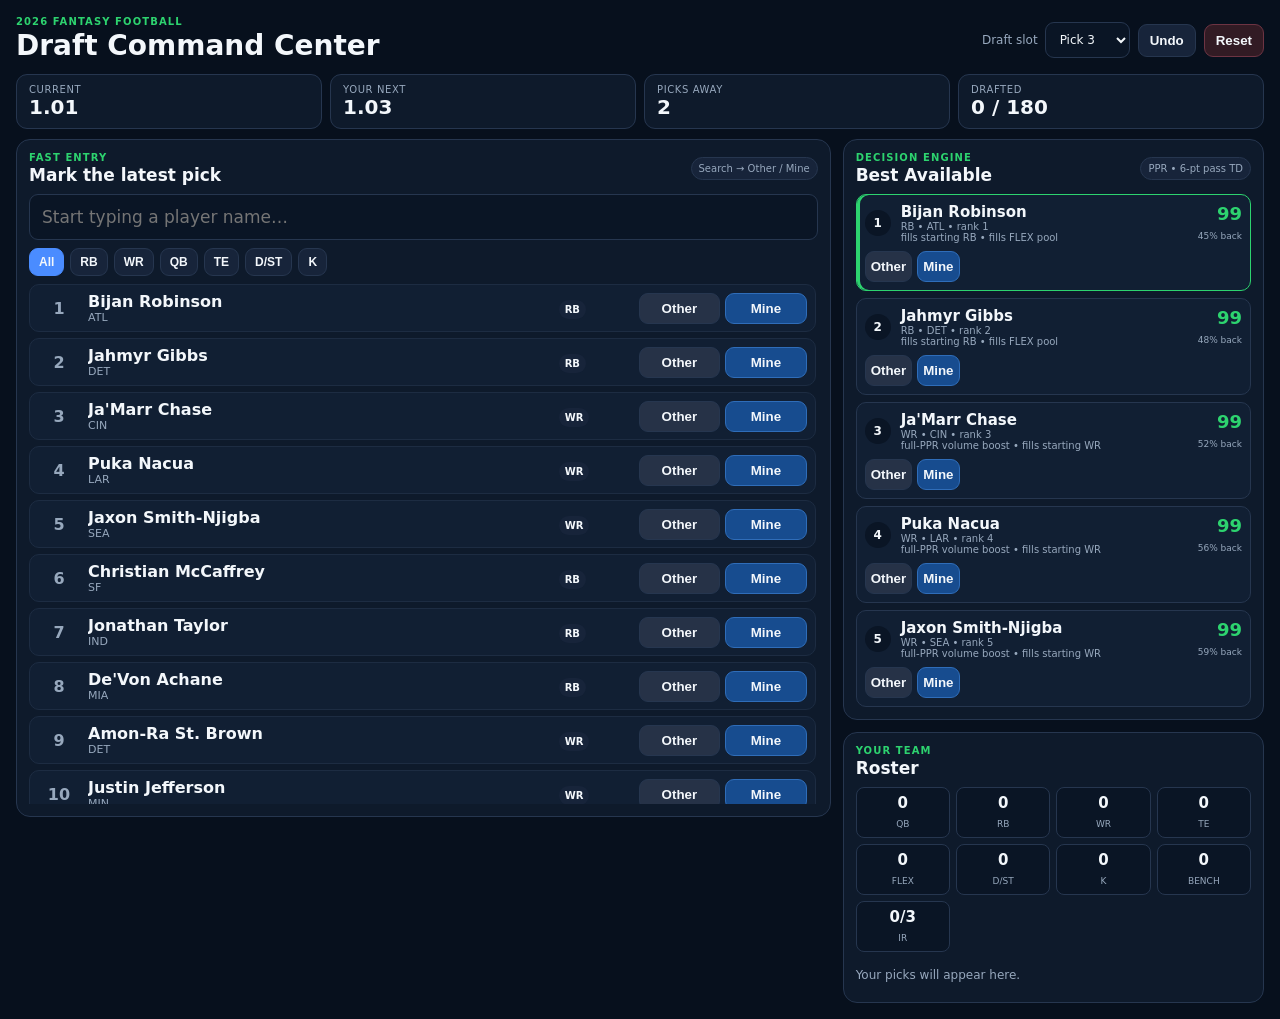
<file: index.html>
<!doctype html>
<html lang="en">
<head>
  <meta charset="utf-8" />
  <meta name="viewport" content="width=device-width, initial-scale=1" />
  <title>Fantasy Draft Command Center</title>
  <link rel="stylesheet" href="styles.css" />
</head>
<body>
  <main class="app-shell">
    <header class="topbar">
      <div>
        <p class="eyebrow">2026 Fantasy Football</p>
        <h1>Draft Command Center</h1>
      </div>
      <div class="top-actions">
        <label>Draft slot <select id="slot"></select></label>
        <button id="undo" type="button">Undo</button>
        <button id="reset" class="danger" type="button">Reset</button>
      </div>
    </header>

    <section class="status-strip" aria-live="polite">
      <div><span>Current</span><strong id="currentPick">1.01</strong></div>
      <div><span>Your next</span><strong id="nextPick">1.01</strong></div>
      <div><span>Picks away</span><strong id="picksAway">0</strong></div>
      <div><span>Drafted</span><strong id="draftedCount">0 / 180</strong></div>
    </section>

    <section class="workspace">
      <div class="left-column">
        <section class="panel quick-pick-panel">
          <div class="section-head">
            <div><p class="eyebrow">Fast entry</p><h2>Mark the latest pick</h2></div>
            <span class="hint">Search → Other / Mine</span>
          </div>
          <input id="search" class="search" type="search" placeholder="Start typing a player name…" autocomplete="off" />
          <div class="filters" id="filters">
            <button class="filter active" data-pos="ALL" type="button">All</button>
            <button class="filter" data-pos="RB" type="button">RB</button>
            <button class="filter" data-pos="WR" type="button">WR</button>
            <button class="filter" data-pos="QB" type="button">QB</button>
            <button class="filter" data-pos="TE" type="button">TE</button>
            <button class="filter" data-pos="DST" type="button">D/ST</button>
            <button class="filter" data-pos="K" type="button">K</button>
          </div>
          <div id="playerRows" class="player-list"></div>
        </section>
      </div>

      <aside class="right-column">
        <section class="panel recommendation-panel sticky-panel">
          <div class="section-head">
            <div><p class="eyebrow">Decision engine</p><h2>Best Available</h2></div>
            <span class="badge">PPR • 6-pt pass TD</span>
          </div>
          <div id="recommendations" class="recommendations"></div>
        </section>

        <section class="panel roster-panel">
          <div class="section-head"><div><p class="eyebrow">Your team</p><h2>Roster</h2></div></div>
          <div id="rosterSummary" class="roster-summary"></div>
          <div id="myRoster" class="my-roster"></div>
        </section>
      </aside>
    </section>
  </main>

  <script src="players.js"></script>
  <script src="engine.js"></script>
  <script src="app.js"></script>
</body>
</html>
</file>
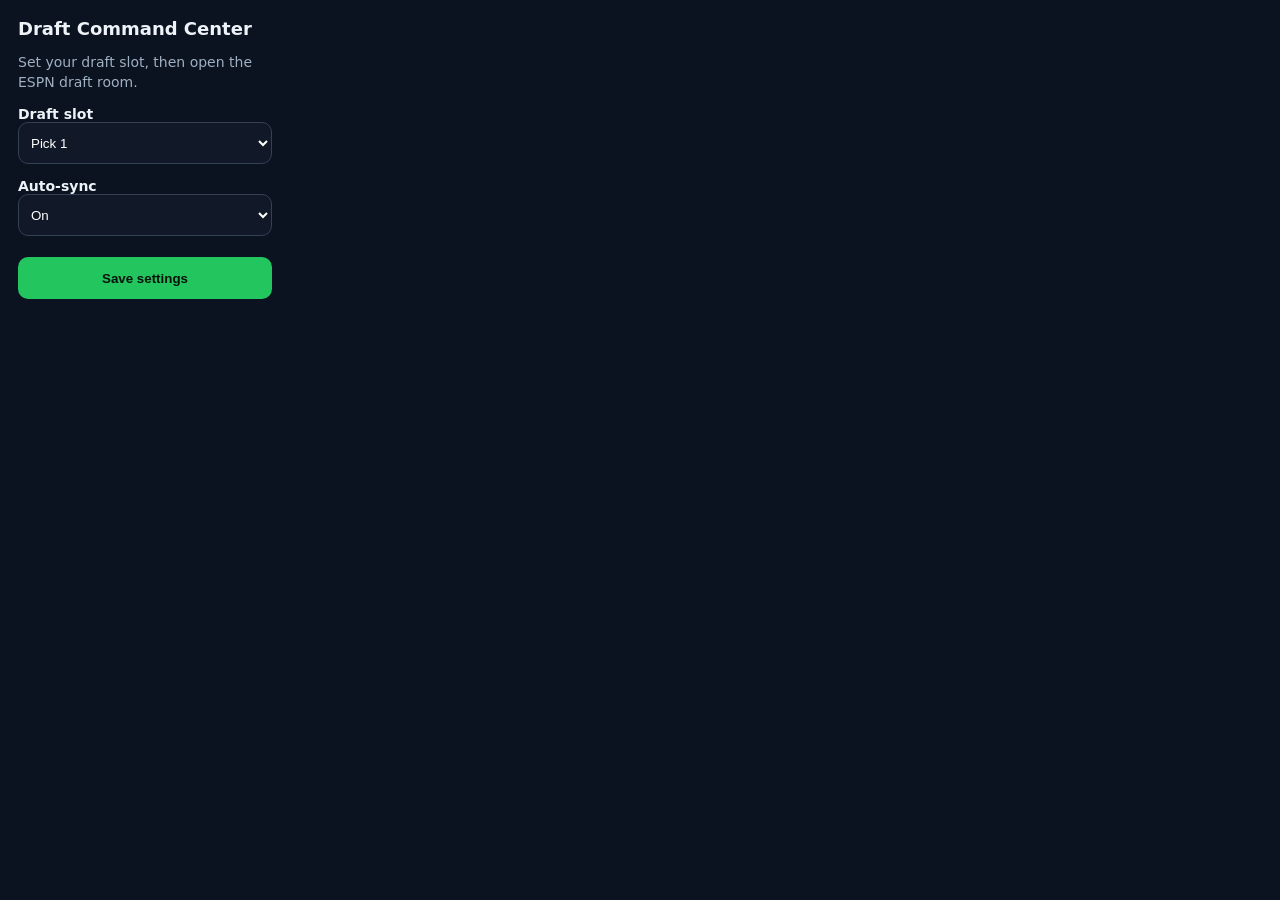
<file: popup.html>
<!doctype html><html><head><meta charset="utf-8"><meta name="viewport" content="width=device-width,initial-scale=1"><link rel="stylesheet" href="popup.css"></head><body><main><h1>Draft Command Center</h1><p>Set your draft slot, then open the ESPN draft room.</p><label>Draft slot<select id="slot"></select></label><label>Auto-sync<select id="autosync"><option value="on">On</option><option value="off">Off</option></select></label><button id="save">Save settings</button><div id="status" aria-live="polite"></div></main><script src="popup.js"></script></body></html>
</file>
<file: styles.css>
:root{color-scheme:dark;--bg:#07101d;--panel:#0e1a2b;--panel2:#111f33;--border:#26364f;--text:#f3f7fb;--muted:#97a8bd;--green:#2dd36f;--blue:#4a8cff;--red:#ff6b6b}*{box-sizing:border-box}body{margin:0;background:#07101d;color:var(--text);font-family:Inter,ui-sans-serif,system-ui,-apple-system,BlinkMacSystemFont,"Segoe UI",sans-serif}.app-shell{max-width:1680px;margin:0 auto;padding:16px}.topbar{display:flex;justify-content:space-between;gap:18px;align-items:center;margin-bottom:10px}.topbar h1{font-size:28px;margin:2px 0}.eyebrow{margin:0;color:var(--green);text-transform:uppercase;letter-spacing:.11em;font-size:10px;font-weight:900}.top-actions{display:flex;align-items:center;gap:8px;flex-wrap:wrap}.top-actions label{font-size:12px;color:var(--muted);display:flex;align-items:center;gap:7px}select,input{background:#0a1525;color:var(--text);border:1px solid var(--border);border-radius:9px;padding:9px 10px;font:inherit}button{border:1px solid var(--border);background:#17243a;color:var(--text);border-radius:9px;padding:8px 11px;font-weight:800;cursor:pointer}.danger{background:#321b24;border-color:#6d3443}.status-strip{display:grid;grid-template-columns:repeat(4,1fr);gap:8px;margin-bottom:10px}.status-strip>div{background:var(--panel);border:1px solid var(--border);border-radius:11px;padding:9px 12px}.status-strip span{display:block;color:var(--muted);font-size:10px;text-transform:uppercase;letter-spacing:.06em}.status-strip strong{font-size:20px}.workspace{display:grid;grid-template-columns:minmax(0,1.45fr) minmax(390px,.75fr);gap:12px;align-items:start}.left-column,.right-column{display:grid;gap:12px}.panel{background:var(--panel);border:1px solid var(--border);border-radius:14px;padding:12px}.section-head{display:flex;justify-content:space-between;align-items:center;gap:10px;margin-bottom:9px}.section-head h2{margin:2px 0 0;font-size:17px}.hint,.badge{color:var(--muted);font-size:10px;background:#17243a;border:1px solid var(--border);padding:5px 7px;border-radius:999px}.search{width:100%;font-size:17px;padding:12px;margin-bottom:8px}.filters{display:flex;gap:6px;flex-wrap:wrap;margin-bottom:8px}.filter{padding:6px 9px;font-size:12px}.filter.active{background:var(--blue);border-color:var(--blue)}.player-list{display:grid;gap:6px;max-height:520px;overflow:auto;padding-right:2px}.player-row{display:grid;grid-template-columns:42px minmax(0,1fr) 72px 168px;gap:8px;align-items:center;padding:7px 8px;border:1px solid #1d2c42;background:var(--panel2);border-radius:10px}.player-rank{font-weight:900;color:var(--muted);text-align:center}.player-name{font-weight:900;white-space:nowrap;overflow:hidden;text-overflow:ellipsis}.player-meta{font-size:11px;color:var(--muted)}.pos{display:inline-flex;justify-content:center;padding:4px 6px;border-radius:999px;background:#17243a;font-size:10px;font-weight:900}.actions-cell{display:grid;grid-template-columns:1fr 1fr;gap:5px}.actions-cell button{padding:7px 5px}.other-btn{background:#263247}.mine-btn{background:#174c8f;border-color:#2f6db9}.recommendations{display:grid;gap:7px}.rec{display:grid;grid-template-columns:28px minmax(0,1fr) auto;gap:8px;align-items:center;background:var(--panel2);border:1px solid var(--border);border-radius:10px;padding:8px}.rec:first-child{border-color:var(--green);box-shadow:inset 3px 0 0 var(--green)}.rec-rank{width:26px;height:26px;border-radius:50%;display:grid;place-items:center;background:#0a1525;font-weight:900;font-size:12px}.rec-name{font-size:15px;font-weight:900}.rec-meta,.rec-reason{font-size:10px;color:var(--muted)}.rec-score{text-align:right}.rec-score strong{display:block;color:var(--green);font-size:18px}.rec-score span{font-size:9px;color:var(--muted)}.roster-summary{display:grid;grid-template-columns:repeat(4,1fr);gap:6px;margin-bottom:8px}.roster-pill{background:#0a1525;border:1px solid var(--border);border-radius:8px;padding:6px;text-align:center}.roster-pill strong{display:block;font-size:15px}.roster-pill span{font-size:9px;color:var(--muted)}.my-roster{display:grid;grid-template-columns:1fr 1fr;gap:5px}.my-player{display:flex;justify-content:space-between;gap:6px;background:var(--panel2);border:1px solid var(--border);border-radius:8px;padding:6px 7px;font-size:11px}.my-player span:last-child{color:var(--muted)}.history{display:flex;gap:6px;overflow:auto;padding-bottom:2px}.history-item{white-space:nowrap;background:#0a1525;border:1px solid var(--border);border-radius:8px;padding:6px 8px;font-size:10px}.history-item.mine{border-color:var(--blue)}.empty{color:var(--muted);font-size:12px;padding:8px 0}.sticky-panel{position:sticky;top:10px}button:focus-visible,input:focus-visible,select:focus-visible{outline:3px solid rgba(74,140,255,.4);outline-offset:2px}@media(max-width:1050px){.workspace{grid-template-columns:1fr}.sticky-panel{position:static}.player-list{max-height:none}.my-roster{grid-template-columns:1fr 1fr}}@media(max-width:650px){.app-shell{padding:10px}.topbar{align-items:flex-start;flex-direction:column}.status-strip{grid-template-columns:repeat(2,1fr)}.player-row{grid-template-columns:34px minmax(0,1fr);}.player-row .player-position{grid-column:1}.actions-cell{grid-column:1/-1}.roster-summary{grid-template-columns:repeat(4,1fr)}.my-roster{grid-template-columns:1fr}.hint,.badge{display:none}}
</file>
<file: popup.css>
body{margin:0;background:#0b1220;color:#eef3f8;font:14px system-ui;width:290px}main{padding:18px}h1{font-size:18px;margin:0 0 6px}p{color:#9fb0c2;line-height:1.4}label{display:block;font-weight:700;margin:14px 0 5px}select,button{width:100%;min-height:42px;border-radius:10px;border:1px solid #334155;background:#111827;color:#fff;padding:8px}button{margin-top:16px;background:#22c55e;color:#07130a;border:0;font-weight:900;cursor:pointer}#status{min-height:20px;margin-top:10px;color:#86efac}
</file>
